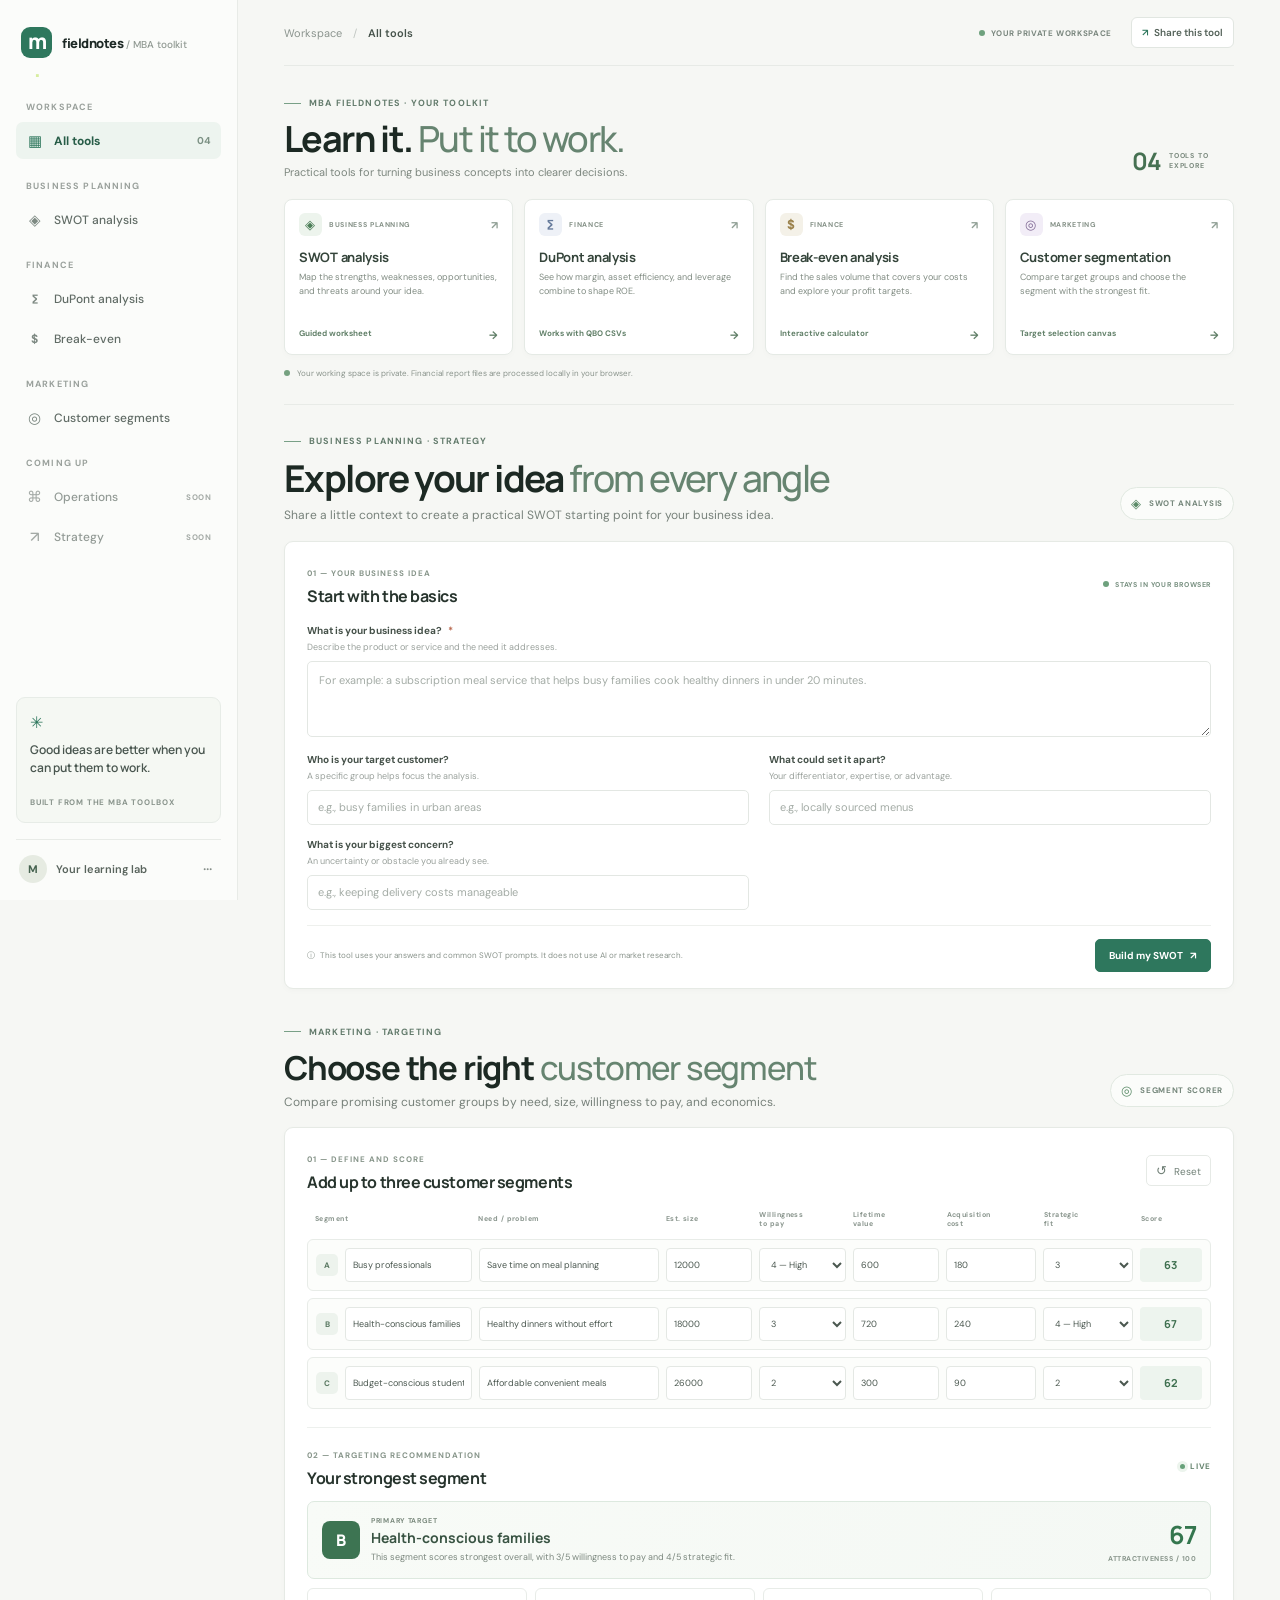
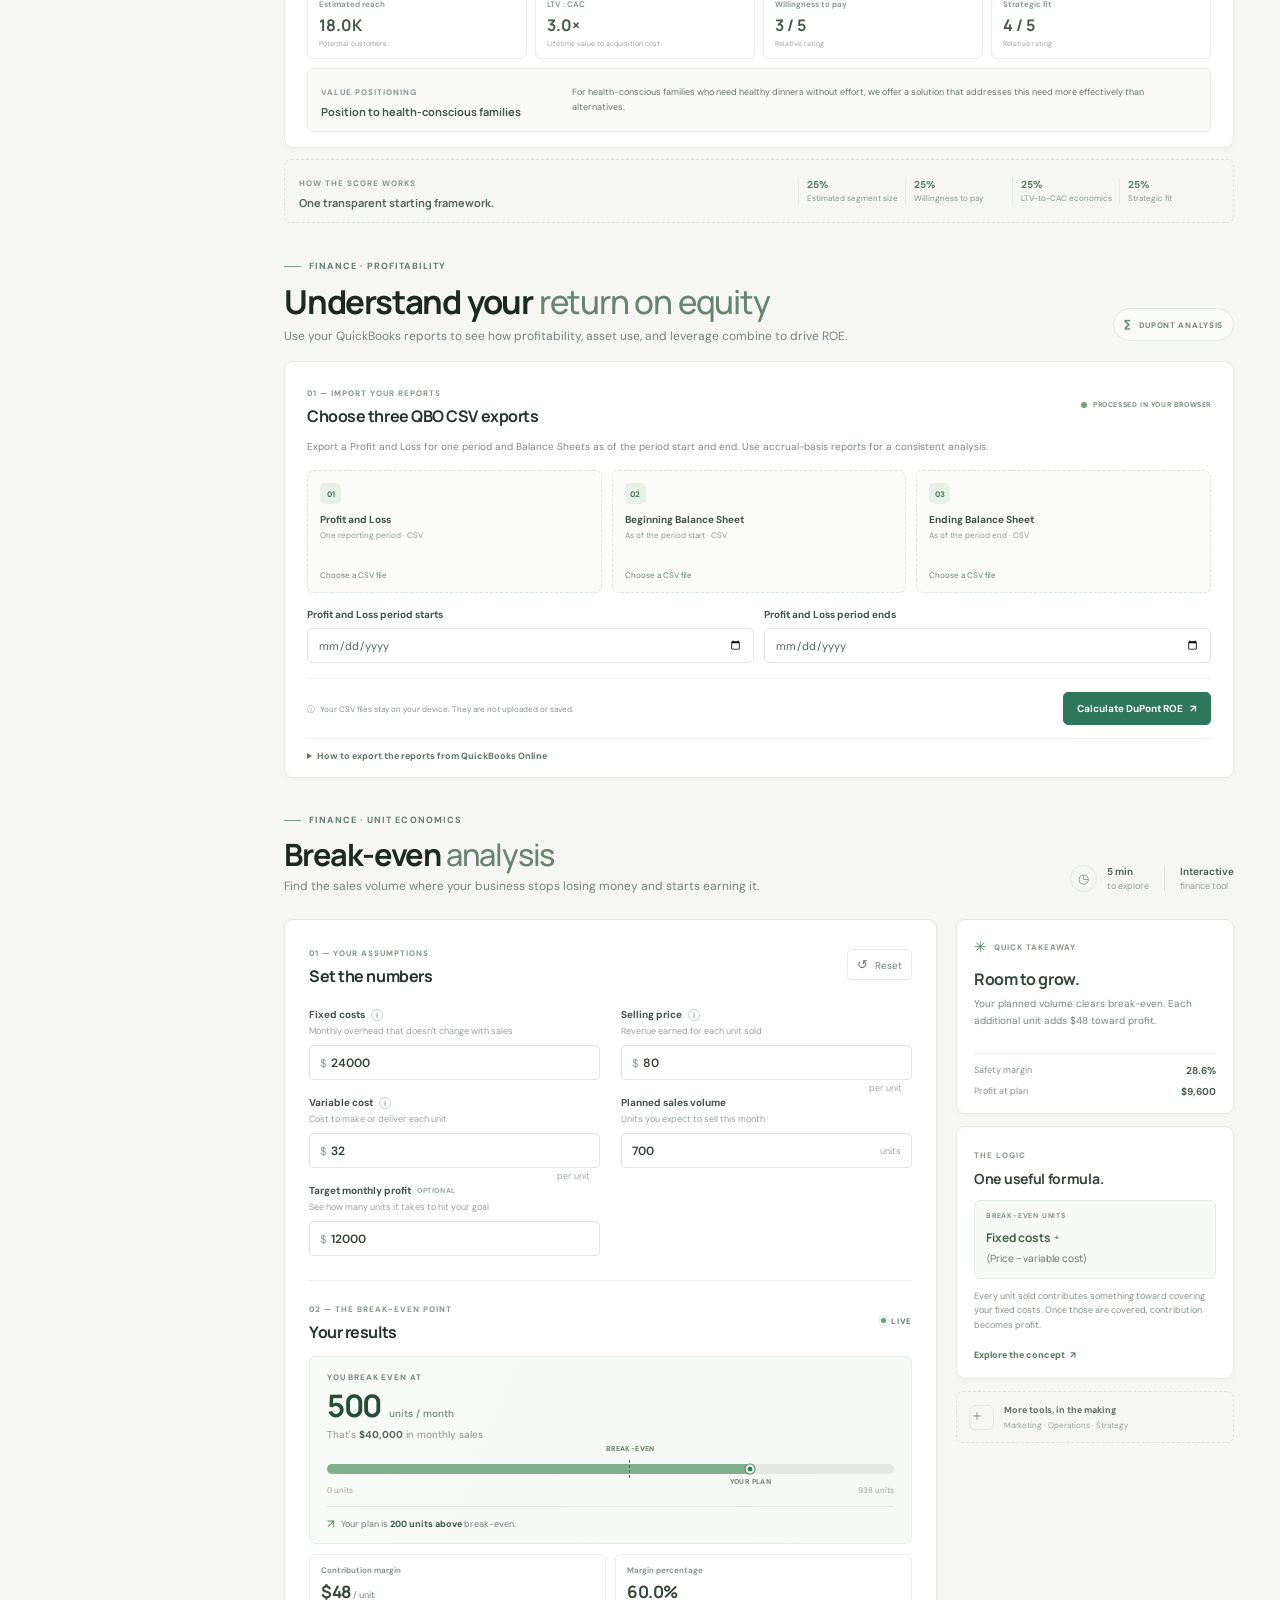
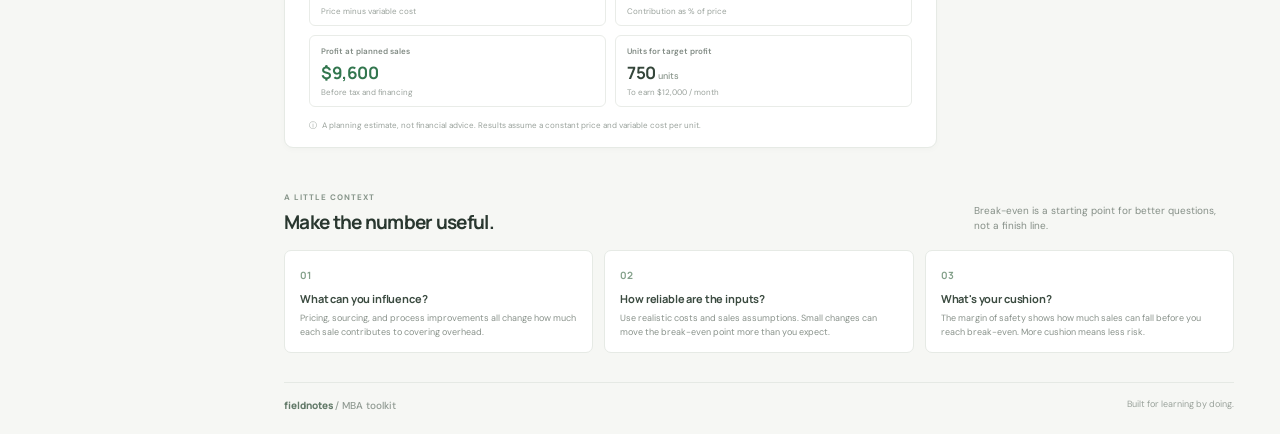
<file: index.html>
<!doctype html>
<html lang="en">
  <head>
    <meta charset="utf-8">
    <meta name="viewport" content="width=device-width, initial-scale=1">
    <meta name="theme-color" content="#f6f7f4">
    <meta name="description" content="A practical toolkit for putting MBA concepts to work.">
    <title>MBA Fieldnotes — Practical tools for better decisions</title>
    <link rel="preconnect" href="https://fonts.googleapis.com">
    <link rel="preconnect" href="https://fonts.gstatic.com" crossorigin>
    <link href="https://fonts.googleapis.com/css2?family=DM+Sans:wght@400;500;600;700&family=Manrope:wght@400;500;600;700;800&display=swap" rel="stylesheet">
    <link rel="stylesheet" href="styles.css">
    <script src="app.js" defer></script>
  </head>
  <body>
    <div class="app-shell">
      <aside class="sidebar" aria-label="Main navigation">
        <a class="brand" href="#" aria-label="MBA Fieldnotes home">
          <span class="brand-mark" aria-hidden="true">m<span>.</span></span>
          <span class="brand-name">fieldnotes<span> / MBA toolkit</span></span>
        </a>

        <nav class="nav-group" aria-label="Tool navigation">
          <p class="nav-heading">WORKSPACE</p>
          <a class="nav-item active" href="#tools-hub" data-nav-target="tools-hub" aria-current="page">
            <span class="nav-icon" aria-hidden="true">▦</span>
            <span>All tools</span>
            <span class="nav-count">04</span>
          </a>
          <p class="nav-heading nav-subheading">BUSINESS PLANNING</p>
          <a class="nav-item" href="#swot" data-nav-target="swot">
            <span class="nav-icon" aria-hidden="true">◈</span>
            <span>SWOT analysis</span>
          </a>
          <p class="nav-heading nav-subheading">FINANCE</p>
          <a class="nav-item" href="#dupont" data-nav-target="dupont">
            <span class="nav-icon finance-icon" aria-hidden="true">∑</span>
            <span>DuPont analysis</span>
          </a>
          <a class="nav-item" href="#tool" data-nav-target="tool">
            <span class="nav-icon finance-icon" aria-hidden="true">$</span>
            <span>Break-even</span>
          </a>
          <p class="nav-heading nav-subheading">MARKETING</p>
          <a class="nav-item" href="#segmentation" data-nav-target="segmentation">
            <span class="nav-icon" aria-hidden="true">◎</span>
            <span>Customer segments</span>
          </a>
          <p class="nav-heading nav-subheading">COMING UP</p>
          <span class="nav-item muted nav-disabled" aria-disabled="true">
            <span class="nav-icon" aria-hidden="true">⌘</span>
            <span>Operations</span>
            <span class="nav-soon">SOON</span>
          </span>
          <span class="nav-item muted nav-disabled" aria-disabled="true">
            <span class="nav-icon" aria-hidden="true">↗</span>
            <span>Strategy</span>
            <span class="nav-soon">SOON</span>
          </span>
        </nav>

        <div class="sidebar-note">
          <span class="note-spark" aria-hidden="true">✳</span>
          <p>Good ideas are better when you can put them to work.</p>
          <span class="note-caption">BUILT FROM THE MBA TOOLBOX</span>
        </div>

        <div class="sidebar-footer">
          <span class="avatar" aria-hidden="true">M</span>
          <span class="footer-label">Your learning lab</span>
          <button class="more-button" type="button" aria-label="More options">···</button>
        </div>
      </aside>

      <main class="main-content">
        <header class="topbar">
          <div class="breadcrumb"><span>Workspace</span><span class="crumb-slash">/</span><strong id="current-location">All tools</strong></div>
          <div class="topbar-actions">
            <span class="local-badge"><span aria-hidden="true"></span> YOUR PRIVATE WORKSPACE</span>
            <button class="share-button" type="button" id="share-button">
              <span aria-hidden="true">↗</span> Share this tool
            </button>
          </div>
        </header>

        <section class="tools-hub" id="tools-hub" aria-labelledby="hub-title">
          <div class="hub-heading">
            <div>
              <div class="eyebrow"><span class="eyebrow-line"></span> MBA FIELDNOTES · YOUR TOOLKIT</div>
              <h1 id="hub-title">Learn it. <span>Put it to work.</span></h1>
              <p>Practical tools for turning business concepts into clearer decisions.</p>
            </div>
            <div class="hub-count"><strong>04</strong><span>TOOLS TO EXPLORE</span></div>
          </div>
          <div class="tool-directory" aria-label="Available tools">
            <a class="directory-card directory-swot" href="#swot" data-directory-link>
              <span class="directory-topline"><span class="directory-icon" aria-hidden="true">◈</span><span>BUSINESS PLANNING</span><span class="directory-arrow" aria-hidden="true">↗</span></span>
              <strong>SWOT analysis</strong>
              <span class="directory-description">Map the strengths, weaknesses, opportunities, and threats around your idea.</span>
              <span class="directory-footer">Guided worksheet <span aria-hidden="true">→</span></span>
            </a>
            <a class="directory-card directory-dupont" href="#dupont" data-directory-link>
              <span class="directory-topline"><span class="directory-icon" aria-hidden="true">∑</span><span>FINANCE</span><span class="directory-arrow" aria-hidden="true">↗</span></span>
              <strong>DuPont analysis</strong>
              <span class="directory-description">See how margin, asset efficiency, and leverage combine to shape ROE.</span>
              <span class="directory-footer">Works with QBO CSVs <span aria-hidden="true">→</span></span>
            </a>
            <a class="directory-card directory-breakeven" href="#tool" data-directory-link>
              <span class="directory-topline"><span class="directory-icon" aria-hidden="true">$</span><span>FINANCE</span><span class="directory-arrow" aria-hidden="true">↗</span></span>
              <strong>Break-even analysis</strong>
              <span class="directory-description">Find the sales volume that covers your costs and explore your profit targets.</span>
              <span class="directory-footer">Interactive calculator <span aria-hidden="true">→</span></span>
            </a>
            <a class="directory-card directory-segments" href="#segmentation" data-directory-link>
              <span class="directory-topline"><span class="directory-icon" aria-hidden="true">◎</span><span>MARKETING</span><span class="directory-arrow" aria-hidden="true">↗</span></span>
              <strong>Customer segmentation</strong>
              <span class="directory-description">Compare target groups and choose the segment with the strongest fit.</span>
              <span class="directory-footer">Target selection canvas <span aria-hidden="true">→</span></span>
            </a>
          </div>
          <div class="hub-note"><span class="hub-note-dot"></span> Your working space is private. Financial report files are processed locally in your browser.</div>
        </section>

        <section class="swot-section" id="swot" aria-labelledby="swot-title">
          <div class="swot-intro">
            <div>
              <div class="eyebrow"><span class="eyebrow-line"></span> BUSINESS PLANNING · STRATEGY</div>
              <h2 id="swot-title" class="swot-title">Explore your idea <span>from every angle</span></h2>
              <p class="intro-copy">Share a little context to create a practical SWOT starting point for your business idea.</p>
            </div>
            <span class="swot-label"><span aria-hidden="true">◈</span> SWOT ANALYSIS</span>
          </div>

          <div class="swot-workspace">
            <form class="swot-form" id="swot-form">
              <div class="card-heading">
                <div>
                  <span class="section-kicker">01 — YOUR BUSINESS IDEA</span>
                  <h2>Start with the basics</h2>
                </div>
                <span class="local-only"><span></span> STAYS IN YOUR BROWSER</span>
              </div>

              <label class="field swot-idea-field" for="business-idea">
                <span class="field-label">What is your business idea? <span class="required-mark" aria-hidden="true">*</span></span>
                <span class="field-hint">Describe the product or service and the need it addresses.</span>
                <textarea id="business-idea" name="business-idea" rows="3" maxlength="500" placeholder="For example: a subscription meal service that helps busy families cook healthy dinners in under 20 minutes." required></textarea>
              </label>

              <div class="swot-input-grid">
                <label class="field" for="target-customer">
                  <span class="field-label">Who is your target customer?</span>
                  <span class="field-hint">A specific group helps focus the analysis.</span>
                  <input class="text-input" id="target-customer" name="target-customer" maxlength="160" placeholder="e.g., busy families in urban areas">
                </label>
                <label class="field" for="idea-advantage">
                  <span class="field-label">What could set it apart?</span>
                  <span class="field-hint">Your differentiator, expertise, or advantage.</span>
                  <input class="text-input" id="idea-advantage" name="idea-advantage" maxlength="200" placeholder="e.g., locally sourced menus">
                </label>
                <label class="field swot-challenge-field" for="idea-challenge">
                  <span class="field-label">What is your biggest concern?</span>
                  <span class="field-hint">An uncertainty or obstacle you already see.</span>
                  <input class="text-input" id="idea-challenge" name="idea-challenge" maxlength="200" placeholder="e.g., keeping delivery costs manageable">
                </label>
              </div>
              <div class="swot-form-footer">
                <p class="swot-privacy-note"><span aria-hidden="true">ⓘ</span> This tool uses your answers and common SWOT prompts. It does not use AI or market research.</p>
                <button class="generate-button" type="submit">Build my SWOT <span aria-hidden="true">↗</span></button>
              </div>
              <div class="validation-message" id="swot-validation" role="alert" hidden></div>
            </form>

            <section class="swot-results" id="swot-results" aria-labelledby="swot-results-title" hidden>
              <div class="swot-results-heading">
                <div>
                  <span class="section-kicker">02 — YOUR STRATEGIC SNAPSHOT</span>
                  <h2 id="swot-results-title" tabindex="-1">A first look at your idea</h2>
                </div>
                <span class="draft-badge">STARTING POINT</span>
              </div>
              <p class="swot-results-intro" id="swot-results-intro"></p>
              <div class="swot-grid" aria-live="polite">
                <article class="swot-card strengths">
                  <div class="swot-card-heading"><span class="swot-letter">S</span><div><h3>Strengths</h3><span>INTERNAL · HELPFUL</span></div></div>
                  <ul id="swot-strengths"></ul>
                </article>
                <article class="swot-card weaknesses">
                  <div class="swot-card-heading"><span class="swot-letter">W</span><div><h3>Weaknesses</h3><span>INTERNAL · CHALLENGING</span></div></div>
                  <ul id="swot-weaknesses"></ul>
                </article>
                <article class="swot-card opportunities">
                  <div class="swot-card-heading"><span class="swot-letter">O</span><div><h3>Opportunities</h3><span>EXTERNAL · HELPFUL</span></div></div>
                  <ul id="swot-opportunities"></ul>
                </article>
                <article class="swot-card threats">
                  <div class="swot-card-heading"><span class="swot-letter">T</span><div><h3>Threats</h3><span>EXTERNAL · CHALLENGING</span></div></div>
                  <ul id="swot-threats"></ul>
                </article>
              </div>
              <p class="swot-caveat"><span aria-hidden="true">ⓘ</span> Treat these as hypotheses to validate with customers and market research—not confirmed facts about your market.</p>
            </section>
          </div>
        </section>

        <section class="segmentation-section" id="segmentation" aria-labelledby="segmentation-title">
          <div class="segmentation-intro">
            <div>
              <div class="eyebrow"><span class="eyebrow-line"></span> MARKETING · TARGETING</div>
              <h2 id="segmentation-title">Choose the right <span>customer segment</span></h2>
              <p class="intro-copy">Compare promising customer groups by need, size, willingness to pay, and economics.</p>
            </div>
            <span class="swot-label"><span aria-hidden="true">◎</span> SEGMENT SCORER</span>
          </div>

          <div class="segmentation-card">
            <div class="segmentation-card-heading">
              <div>
                <span class="section-kicker">01 — DEFINE AND SCORE</span>
                <h3>Add up to three customer segments</h3>
              </div>
              <button class="reset-button" type="button" id="segment-reset"><span aria-hidden="true">↺</span> Reset</button>
            </div>

            <div class="segment-table" id="segment-table">
              <div class="segment-table-head" aria-hidden="true">
                <span>Segment</span>
                <span>Need / problem</span>
                <span>Est. size</span>
                <span>Willingness<br>to pay</span>
                <span>Lifetime<br>value</span>
                <span>Acquisition<br>cost</span>
                <span>Strategic<br>fit</span>
                <span>Score</span>
              </div>
              <div class="segment-row" data-segment="1">
                <div class="segment-name-wrap">
                  <span class="segment-index">A</span>
                  <input class="segment-name" aria-label="Segment A name" value="Busy professionals" maxlength="40">
                </div>
                <input class="segment-need" aria-label="Segment A need or problem" value="Save time on meal planning" maxlength="80">
                <input class="segment-size" aria-label="Segment A estimated size" type="number" min="0" step="100" value="12000" inputmode="numeric">
                <select class="segment-willingness" aria-label="Segment A willingness to pay">
                  <option value="1">1 — Low</option><option value="2">2</option><option value="3">3</option><option value="4" selected>4 — High</option><option value="5">5 — Very high</option>
                </select>
                <input class="segment-ltv" aria-label="Segment A lifetime value" type="number" min="0" step="100" value="600" inputmode="decimal">
                <input class="segment-cac" aria-label="Segment A acquisition cost" type="number" min="0" step="25" value="180" inputmode="decimal">
                <select class="segment-fit" aria-label="Segment A strategic fit">
                  <option value="1">1 — Low</option><option value="2">2</option><option value="3" selected>3</option><option value="4">4 — High</option><option value="5">5 — Very high</option>
                </select>
                <strong class="segment-score" aria-live="polite">—</strong>
              </div>
              <div class="segment-row" data-segment="2">
                <div class="segment-name-wrap">
                  <span class="segment-index">B</span>
                  <input class="segment-name" aria-label="Segment B name" value="Health-conscious families" maxlength="40">
                </div>
                <input class="segment-need" aria-label="Segment B need or problem" value="Healthy dinners without effort" maxlength="80">
                <input class="segment-size" aria-label="Segment B estimated size" type="number" min="0" step="100" value="18000" inputmode="numeric">
                <select class="segment-willingness" aria-label="Segment B willingness to pay">
                  <option value="1">1 — Low</option><option value="2">2</option><option value="3" selected>3</option><option value="4">4 — High</option><option value="5">5 — Very high</option>
                </select>
                <input class="segment-ltv" aria-label="Segment B lifetime value" type="number" min="0" step="100" value="720" inputmode="decimal">
                <input class="segment-cac" aria-label="Segment B acquisition cost" type="number" min="0" step="25" value="240" inputmode="decimal">
                <select class="segment-fit" aria-label="Segment B strategic fit">
                  <option value="1">1 — Low</option><option value="2">2</option><option value="3">3</option><option value="4" selected>4 — High</option><option value="5">5 — Very high</option>
                </select>
                <strong class="segment-score" aria-live="polite">—</strong>
              </div>
              <div class="segment-row" data-segment="3">
                <div class="segment-name-wrap">
                  <span class="segment-index">C</span>
                  <input class="segment-name" aria-label="Segment C name" value="Budget-conscious students" maxlength="40">
                </div>
                <input class="segment-need" aria-label="Segment C need or problem" value="Affordable convenient meals" maxlength="80">
                <input class="segment-size" aria-label="Segment C estimated size" type="number" min="0" step="100" value="26000" inputmode="numeric">
                <select class="segment-willingness" aria-label="Segment C willingness to pay">
                  <option value="1">1 — Low</option><option value="2" selected>2</option><option value="3">3</option><option value="4">4 — High</option><option value="5">5 — Very high</option>
                </select>
                <input class="segment-ltv" aria-label="Segment C lifetime value" type="number" min="0" step="100" value="300" inputmode="decimal">
                <input class="segment-cac" aria-label="Segment C acquisition cost" type="number" min="0" step="25" value="90" inputmode="decimal">
                <select class="segment-fit" aria-label="Segment C strategic fit">
                  <option value="1">1 — Low</option><option value="2" selected>2</option><option value="3">3</option><option value="4">4 — High</option><option value="5">5 — Very high</option>
                </select>
                <strong class="segment-score" aria-live="polite">—</strong>
              </div>
            </div>

            <div class="validation-message" id="segment-validation" role="alert" hidden></div>

            <div class="segment-results">
              <div class="segment-results-heading">
                <div>
                  <span class="section-kicker">02 — TARGETING RECOMMENDATION</span>
                  <h3 id="segment-results-title">Your strongest segment</h3>
                </div>
                <span class="live-badge"><span></span> LIVE</span>
              </div>
              <div class="segment-recommendation">
                <div class="recommendation-main">
                  <span class="recommendation-letter" id="recommendation-letter">A</span>
                  <div>
                    <span class="recommendation-label">PRIMARY TARGET</span>
                    <strong id="recommendation-name">Busy professionals</strong>
                    <p id="recommendation-copy">This segment combines strong willingness to pay with an attractive customer value economics.</p>
                  </div>
                </div>
                <div class="recommendation-score">
                  <strong id="recommendation-score">—</strong>
                  <span>ATTRACTIVENESS / 100</span>
                </div>
              </div>

              <div class="segment-metrics">
                <article><span>Estimated reach</span><strong id="segment-reach">—</strong><small>Potential customers</small></article>
                <article><span>LTV : CAC</span><strong id="segment-unit-economics">—</strong><small>Lifetime value to acquisition cost</small></article>
                <article><span>Willingness to pay</span><strong id="segment-willingness-result">—</strong><small>Relative rating</small></article>
                <article><span>Strategic fit</span><strong id="segment-fit-result">—</strong><small>Relative rating</small></article>
              </div>

              <div class="positioning-box">
                <div>
                  <span class="section-kicker">VALUE POSITIONING</span>
                  <h3 id="positioning-title">A starting positioning statement</h3>
                </div>
                <p id="positioning-copy"></p>
              </div>
            </div>
          </div>

          <div class="segmentation-logic">
            <div>
              <span class="section-kicker">HOW THE SCORE WORKS</span>
              <h3>One transparent starting framework.</h3>
            </div>
            <div class="logic-grid">
              <span><strong>25%</strong> Estimated segment size</span>
              <span><strong>25%</strong> Willingness to pay</span>
              <span><strong>25%</strong> LTV-to-CAC economics</span>
              <span><strong>25%</strong> Strategic fit</span>
            </div>
          </div>
        </section>

        <section class="dupont-section" id="dupont" aria-labelledby="dupont-title">
          <div class="dupont-intro">
            <div>
              <div class="eyebrow"><span class="eyebrow-line"></span> FINANCE · PROFITABILITY</div>
              <h2 id="dupont-title">Understand your <span>return on equity</span></h2>
              <p class="intro-copy">Use your QuickBooks reports to see how profitability, asset use, and leverage combine to drive ROE.</p>
            </div>
            <span class="swot-label"><span aria-hidden="true">∑</span> DUPONT ANALYSIS</span>
          </div>

          <div class="dupont-card">
            <div class="card-heading">
              <div>
                <span class="section-kicker">01 — IMPORT YOUR REPORTS</span>
                <h3>Choose three QBO CSV exports</h3>
              </div>
              <span class="local-only"><span></span> PROCESSED IN YOUR BROWSER</span>
            </div>
            <p class="dupont-help">Export a Profit and Loss for one period and Balance Sheets as of the period start and end. Use accrual-basis reports for a consistent analysis.</p>

            <form id="dupont-form" class="dupont-form">
              <div class="dupont-upload-grid">
                <label class="upload-field" for="profit-loss-file">
                  <span class="upload-step">01</span>
                  <span class="upload-label">Profit and Loss</span>
                  <span class="upload-hint">One reporting period · CSV</span>
                  <input id="profit-loss-file" name="profit-loss-file" type="file" accept=".csv,text/csv" required>
                  <span class="file-name" id="profit-loss-name">Choose a CSV file</span>
                </label>
                <label class="upload-field" for="beginning-balance-file">
                  <span class="upload-step">02</span>
                  <span class="upload-label">Beginning Balance Sheet</span>
                  <span class="upload-hint">As of the period start · CSV</span>
                  <input id="beginning-balance-file" name="beginning-balance-file" type="file" accept=".csv,text/csv" required>
                  <span class="file-name" id="beginning-balance-name">Choose a CSV file</span>
                </label>
                <label class="upload-field" for="ending-balance-file">
                  <span class="upload-step">03</span>
                  <span class="upload-label">Ending Balance Sheet</span>
                  <span class="upload-hint">As of the period end · CSV</span>
                  <input id="ending-balance-file" name="ending-balance-file" type="file" accept=".csv,text/csv" required>
                  <span class="file-name" id="ending-balance-name">Choose a CSV file</span>
                </label>
              </div>
              <div class="dupont-period">
                <label class="field" for="period-start">
                  <span class="field-label">Profit and Loss period starts</span>
                  <input class="text-input" id="period-start" name="period-start" type="date" required>
                </label>
                <label class="field" for="period-end">
                  <span class="field-label">Profit and Loss period ends</span>
                  <input class="text-input" id="period-end" name="period-end" type="date" required>
                </label>
              </div>
              <section class="dupont-review" id="dupont-review" aria-labelledby="dupont-review-title" hidden>
                <div class="dupont-review-heading">
                  <div>
                    <span class="section-kicker">02 — VERIFY THE IMPORT</span>
                    <h3 id="dupont-review-title">Review your report totals</h3>
                  </div>
                  <span class="review-status" id="dupont-review-status" role="status">Reading reports…</span>
                </div>
                <p class="dupont-review-help">Detected values are editable. Check them against your QBO reports before calculating.</p>
                <div class="dupont-review-grid">
                  <label class="review-field" for="dupont-net-income">
                    <span>Net income</span>
                    <input id="dupont-net-income" name="net-income" type="number" step="any" inputmode="decimal" placeholder="Enter net income">
                    <small id="dupont-net-income-source">Waiting for Profit and Loss</small>
                  </label>
                  <label class="review-field" for="dupont-revenue">
                    <span>Total income / revenue</span>
                    <input id="dupont-revenue" name="revenue" type="number" step="any" inputmode="decimal" placeholder="Enter revenue">
                    <small id="dupont-revenue-source">Waiting for Profit and Loss</small>
                  </label>
                  <label class="review-field" for="dupont-beginning-assets">
                    <span>Beginning total assets</span>
                    <input id="dupont-beginning-assets" name="beginning-assets" type="number" step="any" inputmode="decimal" placeholder="Enter beginning assets">
                    <small id="dupont-beginning-assets-source">Waiting for beginning Balance Sheet</small>
                  </label>
                  <label class="review-field" for="dupont-beginning-equity">
                    <span>Beginning total equity</span>
                    <input id="dupont-beginning-equity" name="beginning-equity" type="number" step="any" inputmode="decimal" placeholder="Enter beginning equity">
                    <small id="dupont-beginning-equity-source">Waiting for beginning Balance Sheet</small>
                  </label>
                  <label class="review-field" for="dupont-ending-assets">
                    <span>Ending total assets</span>
                    <input id="dupont-ending-assets" name="ending-assets" type="number" step="any" inputmode="decimal" placeholder="Enter ending assets">
                    <small id="dupont-ending-assets-source">Waiting for ending Balance Sheet</small>
                  </label>
                  <label class="review-field" for="dupont-ending-equity">
                    <span>Ending total equity</span>
                    <input id="dupont-ending-equity" name="ending-equity" type="number" step="any" inputmode="decimal" placeholder="Enter ending equity">
                    <small id="dupont-ending-equity-source">Waiting for ending Balance Sheet</small>
                  </label>
                </div>
              </section>
              <div class="dupont-form-footer">
                <p class="dupont-privacy"><span aria-hidden="true">ⓘ</span> Your CSV files stay on your device. They are not uploaded or saved.</p>
                <button class="generate-button" type="submit">Calculate DuPont ROE <span aria-hidden="true">↗</span></button>
              </div>
              <div class="validation-message" id="dupont-validation" role="alert" hidden></div>
            </form>

            <details class="dupont-guide">
              <summary>How to export the reports from QuickBooks Online</summary>
              <ol>
                <li>Set the same reporting basis (accrual recommended) and currency for all reports.</li>
                <li>Export a Profit and Loss for the analysis period, then export a Balance Sheet as of its start date.</li>
                <li>Export another Balance Sheet as of its end date. Save each report as a CSV.</li>
              </ol>
              <p>The calculator looks for standard Net Income, Total Income/Revenue, Total Assets, and Total Equity rows. It selects the last numeric amount on a matched row; review or correct every detected total before calculating.</p>
            </details>
          </div>

          <section class="dupont-results" id="dupont-results" aria-labelledby="dupont-results-title" hidden>
            <div class="dupont-results-heading">
              <div>
              <span class="section-kicker">03 — THE DUPONT BREAKDOWN</span>
                <h3 id="dupont-results-title" tabindex="-1">Your return on equity</h3>
              </div>
              <span class="draft-badge" id="dupont-period-label"></span>
            </div>
            <div class="dupont-metrics" aria-live="polite">
              <article class="dupont-metric roe-metric"><span>RETURN ON EQUITY</span><strong id="dupont-roe">—</strong><small>Net income ÷ average equity</small></article>
              <article class="dupont-metric"><span>NET PROFIT MARGIN</span><strong id="dupont-margin">—</strong><small>Net income ÷ revenue</small></article>
              <article class="dupont-metric"><span>ASSET TURNOVER</span><strong id="dupont-turnover">—</strong><small>Revenue ÷ average assets</small></article>
              <article class="dupont-metric"><span>EQUITY MULTIPLIER</span><strong id="dupont-multiplier">—</strong><small>Average assets ÷ average equity</small></article>
            </div>
            <div class="dupont-equation" aria-label="Return on equity equals net profit margin multiplied by asset turnover multiplied by equity multiplier">
              <span>NET PROFIT MARGIN</span><strong id="equation-margin">—</strong><i>×</i>
              <span>ASSET TURNOVER</span><strong id="equation-turnover">—</strong><i>×</i>
              <span>EQUITY MULTIPLIER</span><strong id="equation-multiplier">—</strong><i>=</i>
              <strong class="equation-roe" id="equation-roe">—</strong>
            </div>
            <div class="dupont-input-summary">
              <span>NET INCOME <strong id="summary-net-income">—</strong></span>
              <span>REVENUE <strong id="summary-revenue">—</strong></span>
              <span>AVERAGE ASSETS <strong id="summary-assets">—</strong></span>
              <span>AVERAGE EQUITY <strong id="summary-equity">—</strong></span>
            </div>
            <p class="dupont-caveat"><span aria-hidden="true">ⓘ</span> Three-step DuPont analysis is a financial snapshot, not investment, tax, or accounting advice. Review the mapped totals and consult a qualified professional for important decisions.</p>
          </section>
        </section>

        <section class="page-intro" aria-labelledby="page-title">
          <div>
            <div class="eyebrow"><span class="eyebrow-line"></span> FINANCE · UNIT ECONOMICS</div>
            <h2 id="page-title" class="finance-title">Break-even <span>analysis</span></h2>
            <p class="intro-copy">Find the sales volume where your business stops losing money and starts earning it.</p>
          </div>
          <div class="tool-meta">
            <span class="meta-icon" aria-hidden="true">◷</span>
            <span><strong>5 min</strong><small>to explore</small></span>
            <span class="meta-divider"></span>
            <span><strong>Interactive</strong><small>finance tool</small></span>
          </div>
        </section>

        <section class="workspace-grid" id="tool" aria-label="Break-even analysis tool">
          <div class="calculator-card">
            <div class="card-heading">
              <div>
                <span class="section-kicker">01 — YOUR ASSUMPTIONS</span>
                <h2>Set the numbers</h2>
              </div>
              <button class="reset-button" type="button" id="reset-button"><span aria-hidden="true">↺</span> Reset</button>
            </div>

            <div class="input-grid">
              <label class="field" for="fixed-costs">
                <span class="field-label">Fixed costs <span class="info-dot" title="Costs that stay the same regardless of how much you sell, such as rent or salaries.">i</span></span>
                <span class="field-hint">Monthly overhead that doesn't change with sales</span>
                <span class="input-wrap"><span class="input-prefix" aria-hidden="true">$</span><input id="fixed-costs" name="fixed-costs" type="number" min="0" step="100" value="24000" inputmode="decimal"></span>
              </label>

              <label class="field" for="selling-price">
                <span class="field-label">Selling price <span class="info-dot" title="The amount of revenue you earn for each unit sold.">i</span></span>
                <span class="field-hint">Revenue earned for each unit sold</span>
                <span class="input-wrap"><span class="input-prefix" aria-hidden="true">$</span><input id="selling-price" name="selling-price" type="number" min="0" step="1" value="80" inputmode="decimal"></span>
                <span class="input-suffix">per unit</span>
              </label>

              <label class="field" for="variable-cost">
                <span class="field-label">Variable cost <span class="info-dot" title="A cost that increases with each unit you make or sell, such as materials or shipping.">i</span></span>
                <span class="field-hint">Cost to make or deliver each unit</span>
                <span class="input-wrap"><span class="input-prefix" aria-hidden="true">$</span><input id="variable-cost" name="variable-cost" type="number" min="0" step="1" value="32" inputmode="decimal"></span>
                <span class="input-suffix">per unit</span>
              </label>

              <label class="field" for="planned-sales">
                <span class="field-label">Planned sales volume</span>
                <span class="field-hint">Units you expect to sell this month</span>
                <span class="input-wrap"><input id="planned-sales" name="planned-sales" type="number" min="0" step="100" value="700" inputmode="numeric"><span class="input-suffix inside">units</span></span>
              </label>

              <label class="field target-field" for="target-profit">
                <span class="field-label">Target monthly profit <span class="optional-tag">OPTIONAL</span></span>
                <span class="field-hint">See how many units it takes to hit your goal</span>
                <span class="input-wrap"><span class="input-prefix" aria-hidden="true">$</span><input id="target-profit" name="target-profit" type="number" min="0" step="100" value="12000" inputmode="decimal"></span>
              </label>
            </div>

            <div class="validation-message" id="validation-message" role="alert" hidden></div>

            <div class="results-heading">
              <div>
                <span class="section-kicker">02 — THE BREAK-EVEN POINT</span>
                <h2>Your results</h2>
              </div>
              <span class="live-badge"><span></span> LIVE</span>
            </div>

            <div class="break-even-result">
              <div class="result-label">YOU BREAK EVEN AT</div>
              <div class="result-value"><span id="break-even-units">500</span><span class="result-unit">units / month</span></div>
              <div class="result-subtitle">That's <strong id="break-even-revenue">$40,000</strong> in monthly sales</div>
              <div class="volume-track" role="img" id="volume-track" aria-label="Planned sales are above the break-even point">
                <div class="track-fill" id="track-fill"></div>
                <div class="track-marker" id="track-marker"><span>BREAK-EVEN</span></div>
                <div class="track-current" id="track-current"><span class="current-dot"></span><span>YOUR PLAN</span></div>
              </div>
              <div class="track-labels"><span>0 units</span><span id="track-max">1,000 units</span></div>
              <div class="status-line" id="status-line"><span class="status-icon" aria-hidden="true">↗</span><span>Your plan is <strong>200 units above</strong> break-even.</span></div>
            </div>

            <div class="metric-grid" aria-live="polite">
              <div class="metric-card">
                <span class="metric-label">Contribution margin</span>
                <strong id="contribution-margin">$48 <small>/ unit</small></strong>
                <span class="metric-foot">Price minus variable cost</span>
              </div>
              <div class="metric-card">
                <span class="metric-label">Margin percentage</span>
                <strong id="margin-percent">60.0%</strong>
                <span class="metric-foot">Contribution as % of price</span>
              </div>
              <div class="metric-card">
                <span class="metric-label">Profit at planned sales</span>
                <strong id="planned-profit" class="positive">$9,600</strong>
                <span class="metric-foot">Before tax and financing</span>
              </div>
              <div class="metric-card target-metric">
                <span class="metric-label">Units for target profit</span>
                <strong id="target-units">750 <small>units</small></strong>
                <span class="metric-foot">To earn $12,000 / month</span>
              </div>
            </div>

            <p class="disclaimer"><span aria-hidden="true">ⓘ</span> A planning estimate, not financial advice. Results assume a constant price and variable cost per unit.</p>
          </div>

          <aside class="insight-column">
            <article class="insight-card takeaway-card">
              <div class="insight-topline"><span class="insight-icon" aria-hidden="true">✳</span><span class="section-kicker">QUICK TAKEAWAY</span></div>
              <h3 id="takeaway-title">Room to grow.</h3>
              <p id="takeaway-copy">Your planned volume clears break-even. Each additional unit adds $48 toward profit.</p>
              <div class="takeaway-divider"></div>
              <div class="takeaway-stat"><span>Safety margin</span><strong id="safety-margin">28.6%</strong></div>
              <div class="takeaway-stat"><span>Profit at plan</span><strong id="takeaway-profit">$9,600</strong></div>
            </article>

            <article class="insight-card formula-card">
              <span class="section-kicker">THE LOGIC</span>
              <h3>One useful formula.</h3>
              <div class="formula-box">
                <span class="formula-label">BREAK-EVEN UNITS</span>
                <span class="formula-equation">Fixed costs <i>÷</i><br><span>(Price − variable cost)</span></span>
              </div>
              <p>Every unit sold contributes something toward covering your fixed costs. Once those are covered, contribution becomes profit.</p>
              <a class="learn-link" href="#concepts">Explore the concept <span aria-hidden="true">↗</span></a>
            </article>

            <div class="next-tool" id="coming-soon">
              <span class="next-icon" aria-hidden="true">＋</span>
              <div><strong>More tools, in the making</strong><span>Marketing · Operations · Strategy</span></div>
            </div>
          </aside>
        </section>

        <section class="concept-section" id="concepts">
          <div class="concept-heading">
            <div><span class="section-kicker">A LITTLE CONTEXT</span><h2>Make the number useful.</h2></div>
            <p>Break-even is a starting point for better questions, not a finish line.</p>
          </div>
          <div class="concept-grid">
            <article class="concept-card"><span class="concept-number">01</span><h3>What can you influence?</h3><p>Pricing, sourcing, and process improvements all change how much each sale contributes to covering overhead.</p></article>
            <article class="concept-card"><span class="concept-number">02</span><h3>How reliable are the inputs?</h3><p>Use realistic costs and sales assumptions. Small changes can move the break-even point more than you expect.</p></article>
            <article class="concept-card"><span class="concept-number">03</span><h3>What's your cushion?</h3><p>The margin of safety shows how much sales can fall before you reach break-even. More cushion means less risk.</p></article>
          </div>
        </section>

        <footer class="page-footer"><a class="footer-brand" href="#">fieldnotes <span>/ MBA toolkit</span></a><span>Built for learning by doing.</span></footer>
      </main>
    </div>
  </body>
</html>
</file>
<file: styles.css>
:root {
  color-scheme: light;
  --ink: #1d2925;
  --muted: #78817c;
  --line: #e8ebe7;
  --paper: #ffffff;
  --canvas: #f6f7f4;
  --green: #2e775d;
  --green-dark: #225b47;
  --green-soft: #e8f2ed;
  --lime: #d7ed9f;
  --amber: #cf8f35;
  font-family: "DM Sans", sans-serif;
  font-synthesis: none;
  text-rendering: optimizeLegibility;
}

* { box-sizing: border-box; }

body {
  margin: 0;
  min-width: 320px;
  background: var(--canvas);
  color: var(--ink);
  font-size: 14px;
  -webkit-font-smoothing: antialiased;
}

button, input { font: inherit; }
button { color: inherit; }
a { color: inherit; text-decoration: none; }

.app-shell { min-height: 100vh; }

.sidebar {
  position: fixed;
  inset: 0 auto 0 0;
  z-index: 3;
  display: flex;
  width: 238px;
  flex-direction: column;
  border-right: 1px solid #e8ebe7;
  background: #fbfcfa;
  padding: 27px 16px 16px;
}

.brand { display: flex; align-items: center; gap: 10px; padding: 0 5px; }
.brand-mark {
  display: grid;
  width: 31px;
  height: 31px;
  place-items: center;
  border-radius: 9px;
  background: var(--green);
  color: white;
  font-family: "Manrope", sans-serif;
  font-size: 21px;
  font-weight: 800;
  letter-spacing: -2px;
}
.brand-mark span { color: var(--lime); }
.brand-name { font-family: "Manrope", sans-serif; font-size: 13px; font-weight: 800; letter-spacing: -.5px; }
.brand-name > span { color: #909992; font-family: "DM Sans", sans-serif; font-size: 10px; font-weight: 500; letter-spacing: 0; }

.nav-group { margin-top: 43px; }
.nav-heading, .section-kicker, .eyebrow, .note-caption, .result-label, .formula-label {
  font-size: 9px;
  font-weight: 700;
  letter-spacing: 1.15px;
}
.nav-heading { margin: 0 0 9px 10px; color: #9aa19c; }
.nav-subheading { margin-top: 21px; }
.nav-item {
  display: flex;
  min-height: 37px;
  align-items: center;
  gap: 11px;
  border-radius: 7px;
  color: #606b65;
  padding: 0 10px;
  font-size: 12px;
  font-weight: 500;
}
.nav-item + .nav-item { margin-top: 3px; }
.nav-item.active { background: #edf4ef; color: #285d48; font-weight: 700; }
.nav-item.muted { color: #929a95; }
.nav-disabled { cursor: default; }
.nav-disabled .nav-icon { color: #a4aaa6; }
.nav-icon { display: inline-flex; width: 17px; align-items: center; justify-content: center; color: #7d8982; font-size: 15px; }
.finance-icon { font-size: 12px; font-weight: 700; }
.nav-item.active .nav-icon { color: var(--green); }
.nav-count { margin-left: auto; color: #7c9184; font-size: 10px; }
.nav-soon { margin-left: auto; color: #a4aaa6; font-size: 8px; font-weight: 700; letter-spacing: .5px; }

.sidebar-note {
  margin-top: auto;
  border: 1px solid #e7ece7;
  border-radius: 9px;
  background: #f5f8f3;
  padding: 14px 13px 13px;
}
.note-spark { color: var(--green); font-size: 16px; }
.sidebar-note p { margin: 8px 0 13px; color: #49564f; font-family: "Manrope", sans-serif; font-size: 12px; font-weight: 600; line-height: 1.55; }
.note-caption { color: #89948c; font-size: 8px; letter-spacing: .8px; }
.sidebar-footer { display: flex; align-items: center; gap: 9px; margin-top: 16px; border-top: 1px solid var(--line); padding: 15px 3px 1px; }
.avatar { display: grid; width: 28px; height: 28px; place-items: center; border-radius: 50%; background: #e6ebe2; color: #45624f; font-size: 11px; font-weight: 700; }
.footer-label { color: #59645d; font-size: 11px; font-weight: 600; }
.more-button { margin-left: auto; border: 0; background: transparent; color: #858e88; font-size: 17px; cursor: pointer; }

.main-content { max-width: 1600px; margin-left: 238px; padding: 0 46px; }
.topbar { display: flex; height: 66px; align-items: center; justify-content: space-between; border-bottom: 1px solid #e7eae6; }
.breadcrumb { display: flex; align-items: center; gap: 11px; color: #8b948e; font-size: 11px; }
.breadcrumb strong { color: #46534b; font-weight: 600; }
.crumb-slash { color: #c0c6c1; }
.topbar-actions { display: flex; align-items: center; gap: 19px; }
.local-badge { display: inline-flex; align-items: center; gap: 6px; color: #79867d; font-size: 8px; font-weight: 700; letter-spacing: .65px; }
.local-badge > span { width: 6px; height: 6px; border-radius: 50%; background: #6ea17d; }
.share-button { border: 1px solid #e1e6e1; border-radius: 6px; background: white; padding: 8px 10px; color: #526057; font-size: 10px; font-weight: 600; cursor: pointer; }
.share-button span { margin-right: 4px; color: var(--green); }
.share-button:hover, .reset-button:hover { border-color: #b7c9bc; background: #f8fbf8; }

.tools-hub { padding: 31px 0 26px; border-bottom: 1px solid #e8ebe7; }
.hub-heading { display: flex; align-items: flex-end; justify-content: space-between; gap: 20px; }
.hub-heading h1 { margin: 10px 0 6px; font-size: clamp(29px, 3vw, 36px); }
.hub-heading h1 span { color: #668470; font-weight: 500; }
.hub-heading > div:first-child > p { margin: 0; color: #7d877f; font-size: 11px; }
.hub-count { display: flex; align-items: center; gap: 8px; margin-bottom: 2px; color: #7b8a7e; }
.hub-count strong { color: #467152; font-family: "Manrope", sans-serif; font-size: 24px; font-weight: 700; letter-spacing: -1px; }
.hub-count span { max-width: 65px; font-size: 7px; font-weight: 700; letter-spacing: .8px; line-height: 1.45; }
.tool-directory { display: grid; grid-template-columns: repeat(4, minmax(0, 1fr)); gap: 11px; margin-top: 20px; }
.directory-card { position: relative; display: flex; min-width: 0; min-height: 156px; flex-direction: column; border: 1px solid #e5eae5; border-radius: 8px; background: #fff; padding: 13px 14px 12px; box-shadow: 0 2px 6px rgba(34, 49, 39, .02); transition: transform .15s, border-color .15s, box-shadow .15s; }
.directory-card:hover { transform: translateY(-2px); border-color: #c8d8ca; box-shadow: 0 5px 14px rgba(34, 49, 39, .07); }
.directory-card:focus-visible, .nav-item:focus-visible { outline: 2px solid #6f9a78; outline-offset: 2px; }
.directory-topline { display: flex; align-items: center; gap: 7px; color: #859187; font-size: 7px; font-weight: 700; letter-spacing: .65px; }
.directory-icon { display: grid; width: 23px; height: 23px; flex: 0 0 auto; place-items: center; border-radius: 6px; background: #edf4ed; color: #4b7d57; font-size: 13px; }
.directory-dupont .directory-icon { background: #eef1f7; color: #64799a; }
.directory-breakeven .directory-icon { background: #f4f1e8; color: #9a814b; }
.directory-segments .directory-icon { background: #f2edf7; color: #806995; }
.directory-arrow { margin-left: auto; color: #91a096; font-size: 11px; }
.directory-card > strong { display: block; margin-top: 12px; color: #34443a; font-family: "Manrope", sans-serif; font-size: 13px; letter-spacing: -.3px; }
.directory-description { display: block; margin-top: 5px; color: #818c83; font-size: 9px; line-height: 1.55; }
.directory-footer { display: flex; justify-content: space-between; gap: 8px; margin-top: auto; padding-top: 10px; color: #628069; font-size: 8px; font-weight: 700; }
.directory-footer span { font-size: 11px; }
.hub-note { display: flex; align-items: center; gap: 7px; margin-top: 13px; color: #89938b; font-size: 8px; }
.hub-note-dot { width: 6px; height: 6px; flex: 0 0 auto; border-radius: 50%; background: #75a180; }

.swot-section { padding-top: 30px; }
.swot-intro { display: flex; align-items: flex-end; justify-content: space-between; gap: 20px; padding-bottom: 18px; }
.swot-intro .swot-title { margin: 11px 0 7px; color: #1c2923; font-family: "Manrope", sans-serif; font-size: clamp(29px, 3vw, 37px); font-weight: 700; letter-spacing: -1.6px; line-height: 1.12; }
.swot-title span { color: #668470; font-weight: 500; }
.swot-label { display: inline-flex; align-items: center; gap: 7px; margin-bottom: 3px; border: 1px solid #e1e9e1; border-radius: 20px; background: #fbfcfa; padding: 7px 10px; color: #74867a; font-size: 8px; font-weight: 700; letter-spacing: .7px; white-space: nowrap; }
.swot-label span { color: #5b8b68; font-size: 13px; }
.swot-workspace { display: grid; gap: 13px; }
.swot-form { border: 1px solid #e6eae5; border-radius: 9px; background: var(--paper); padding: 20px 22px 16px; box-shadow: 0 2px 6px rgba(34, 49, 39, .025); }
.local-only { display: inline-flex; align-items: center; gap: 6px; color: #789080; font-size: 7px; font-weight: 700; letter-spacing: .6px; white-space: nowrap; }
.local-only > span { width: 6px; height: 6px; border-radius: 50%; background: #6ea17d; }
.swot-idea-field { margin-top: 17px; }
.swot-idea-field textarea, .text-input { display: block; width: 100%; margin-top: 8px; border: 1px solid #e3e7e3; border-radius: 5px; outline: 0; background: #fff; color: #344239; font: inherit; font-size: 11px; transition: border-color .15s, box-shadow .15s; }
.swot-idea-field textarea { min-height: 76px; resize: vertical; padding: 10px 11px; line-height: 1.55; }
.swot-idea-field textarea::placeholder, .text-input::placeholder { color: #a4aca6; }
.swot-idea-field textarea:focus, .text-input:focus { border-color: #8eae98; box-shadow: 0 0 0 2px rgba(65, 123, 86, .1); }
.swot-input-grid { display: grid; grid-template-columns: repeat(2, minmax(0, 1fr)); gap: 13px 20px; margin-top: 16px; }
.text-input { height: 35px; padding: 0 10px; }
.swot-challenge-field { grid-column: 1 / -1; max-width: calc(50% - 10px); }
.required-mark { color: #b8664c; }
.swot-form-footer { display: flex; align-items: center; justify-content: space-between; gap: 14px; margin-top: 15px; border-top: 1px solid #eef0ed; padding-top: 13px; }
.swot-privacy-note { margin: 0; color: #89938b; font-size: 8px; line-height: 1.5; }
.swot-privacy-note span { margin-right: 3px; }
.generate-button { flex: 0 0 auto; border: 1px solid var(--green); border-radius: 5px; background: var(--green); padding: 9px 13px; color: #fff; font-size: 10px; font-weight: 700; cursor: pointer; transition: background .15s, border-color .15s; }
.generate-button:hover { border-color: var(--green-dark); background: var(--green-dark); }
.generate-button span { margin-left: 5px; }
.swot-results { border: 1px solid #e6eae5; border-radius: 9px; background: var(--paper); padding: 19px 22px 15px; box-shadow: 0 2px 6px rgba(34, 49, 39, .025); }
.swot-results[hidden] { display: none; }
.swot-results-heading { display: flex; align-items: center; justify-content: space-between; gap: 12px; }
.swot-results-heading h2 { margin: 5px 0 0; color: #27342d; font-size: 16px; letter-spacing: -.45px; }
.swot-results-heading h2:focus { outline: 2px solid #8eae98; outline-offset: 4px; }
.draft-badge { border: 1px solid #e8eee8; border-radius: 4px; background: #f6f9f5; padding: 5px 7px; color: #7d8d80; font-size: 7px; font-weight: 700; letter-spacing: .6px; white-space: nowrap; }
.swot-results-intro { overflow-wrap: anywhere; margin: 12px 0 14px; border-left: 2px solid #8cac93; padding-left: 10px; color: #69776d; font-size: 10px; line-height: 1.6; }
.swot-grid { display: grid; grid-template-columns: repeat(2, minmax(0, 1fr)); gap: 10px; }
.swot-card { min-width: 0; border: 1px solid #e8ece8; border-radius: 7px; background: #fff; padding: 13px 14px 12px; }
.swot-card.strengths { background: #f6faf6; }
.swot-card.weaknesses { background: #fcf8f6; }
.swot-card.opportunities { background: #f6f9fb; }
.swot-card.threats { background: #fbf8f7; }
.swot-card-heading { display: flex; align-items: center; gap: 9px; }
.swot-letter { display: grid; width: 27px; height: 27px; flex: 0 0 auto; place-items: center; border-radius: 6px; background: #e6f0e7; color: #477653; font-family: "Manrope", sans-serif; font-size: 13px; font-weight: 800; }
.weaknesses .swot-letter { background: #f4e9e4; color: #9b624c; }
.opportunities .swot-letter { background: #e8eff4; color: #547a91; }
.threats .swot-letter { background: #f2e9e6; color: #986253; }
.swot-card-heading h3 { margin: 0; color: #35433a; font-size: 12px; }
.swot-card-heading div > span { display: block; margin-top: 3px; color: #8a958c; font-size: 7px; font-weight: 700; letter-spacing: .55px; }
.swot-card ul { display: grid; gap: 8px; margin: 12px 0 0; padding-left: 15px; color: #6e7b72; font-size: 9px; line-height: 1.6; }
.swot-card li::marker { color: #84a18a; }
.weaknesses li::marker, .threats li::marker { color: #b08474; }
.opportunities li::marker { color: #7998a8; }
.swot-caveat { margin: 12px 0 0; color: #929b94; font-size: 8px; line-height: 1.5; }
.swot-caveat span { margin-right: 3px; }

.segmentation-section { padding-top: 37px; }
.segmentation-intro { display: flex; align-items: flex-end; justify-content: space-between; gap: 20px; padding-bottom: 17px; }
.segmentation-intro h2 { margin: 11px 0 7px; color: #1c2923; font-size: clamp(25px, 2.7vw, 33px); font-weight: 700; letter-spacing: -1.2px; line-height: 1.15; }
.segmentation-intro h2 span { color: #668470; font-weight: 500; }
.segmentation-card { border: 1px solid #e6eae5; border-radius: 9px; background: var(--paper); padding: 20px 22px 15px; box-shadow: 0 2px 6px rgba(34, 49, 39, .025); }
.segmentation-card-heading { display: flex; align-items: center; justify-content: space-between; gap: 12px; }
.segmentation-card-heading h3 { margin: 5px 0 0; color: #27342d; font-size: 16px; letter-spacing: -.45px; }
.segment-table { display: grid; gap: 7px; margin-top: 17px; }
.segment-table-head, .segment-row { display: grid; grid-template-columns: minmax(130px, 1.3fr) minmax(150px, 1.5fr) repeat(3, minmax(78px, .72fr)) repeat(2, minmax(82px, .75fr)) 62px; gap: 7px; align-items: center; }
.segment-table-head { padding: 0 8px 3px; color: #89958d; font-size: 7px; font-weight: 700; letter-spacing: .45px; line-height: 1.35; }
.segment-row { border: 1px solid #e8ece8; border-radius: 6px; background: #fcfdfb; padding: 8px; }
.segment-name-wrap { display: flex; min-width: 0; align-items: center; gap: 7px; }
.segment-index { display: grid; width: 22px; height: 22px; flex: 0 0 auto; place-items: center; border-radius: 5px; background: #edf3ed; color: #5c7a64; font-size: 8px; font-weight: 800; }
.segment-row input, .segment-row select { width: 100%; min-width: 0; height: 34px; border: 1px solid #e4e8e4; border-radius: 4px; outline: 0; background: #fff; color: #4b5850; padding: 0 7px; font: inherit; font-size: 9px; }
.segment-row input:focus, .segment-row select:focus { border-color: #91ad98; box-shadow: 0 0 0 2px rgba(65, 123, 86, .08); }
.segment-row select { padding-right: 3px; }
.segment-score { display: grid; height: 34px; place-items: center; border-radius: 4px; background: #edf4ee; color: #3f7050; font-family: "Manrope", sans-serif; font-size: 11px; }
.segment-results { margin-top: 18px; border-top: 1px solid #edf0ed; padding-top: 16px; }
.segment-results-heading { display: flex; align-items: center; justify-content: space-between; gap: 12px; }
.segment-results-heading h3 { margin: 5px 0 0; color: #27342d; font-size: 16px; letter-spacing: -.45px; }
.segment-recommendation { display: flex; align-items: center; justify-content: space-between; gap: 16px; margin-top: 12px; border: 1px solid #dde9df; border-radius: 7px; background: linear-gradient(112deg, #f8fbf7 0%, #f4f8f4 100%); padding: 14px; }
.recommendation-main { display: flex; min-width: 0; align-items: center; gap: 11px; }
.recommendation-letter { display: grid; width: 38px; height: 38px; flex: 0 0 auto; place-items: center; border-radius: 8px; background: #3d7452; color: #fff; font-family: "Manrope", sans-serif; font-size: 16px; font-weight: 800; }
.recommendation-label { display: block; color: #7b8a7e; font-size: 7px; font-weight: 700; letter-spacing: .7px; }
.recommendation-main strong { display: block; margin-top: 3px; color: #385342; font-family: "Manrope", sans-serif; font-size: 14px; }
.recommendation-main p { margin: 4px 0 0; color: #7c887f; font-size: 9px; line-height: 1.5; }
.recommendation-score { flex: 0 0 auto; text-align: right; }
.recommendation-score strong { display: block; color: #34764e; font-family: "Manrope", sans-serif; font-size: 25px; letter-spacing: -1px; }
.recommendation-score span { display: block; margin-top: 2px; color: #87948a; font-size: 7px; font-weight: 700; letter-spacing: .5px; }
.segment-metrics { display: grid; grid-template-columns: repeat(4, minmax(0, 1fr)); gap: 8px; margin-top: 9px; }
.segment-metrics article { min-width: 0; border: 1px solid #e8ece8; border-radius: 6px; padding: 10px 11px; }
.segment-metrics article > span { display: block; color: #87938a; font-size: 8px; font-weight: 600; }
.segment-metrics article strong { display: block; margin-top: 5px; color: #46574c; font-family: "Manrope", sans-serif; font-size: 16px; }
.segment-metrics article small { display: block; margin-top: 3px; color: #9aa39c; font-size: 7px; }
.positioning-box { display: grid; grid-template-columns: minmax(150px, .55fr) minmax(250px, 1.45fr); align-items: center; gap: 14px; margin-top: 9px; border: 1px solid #e7ece7; border-radius: 6px; background: #fafbf9; padding: 12px 13px; }
.positioning-box h3 { margin: 5px 0 0; color: #46564d; font-size: 11px; }
.positioning-box p { margin: 0; color: #65736a; font-size: 9px; line-height: 1.65; }
.segmentation-logic { display: flex; align-items: center; justify-content: space-between; gap: 18px; margin-top: 11px; border: 1px dashed #dde5de; border-radius: 7px; padding: 12px 14px; }
.segmentation-logic h3 { margin: 5px 0 0; color: #56655c; font-size: 11px; }
.logic-grid { display: grid; grid-template-columns: repeat(4, minmax(80px, 1fr)); gap: 7px; }
.logic-grid span { border-left: 1px solid #e3e9e3; padding-left: 8px; color: #87938a; font-size: 8px; line-height: 1.45; }
.logic-grid strong { display: block; color: #587863; font-size: 10px; }

.dupont-section { padding-top: 37px; }
.dupont-intro { display: flex; align-items: flex-end; justify-content: space-between; gap: 20px; padding-bottom: 17px; }
.dupont-intro h2 { margin: 11px 0 7px; color: #1c2923; font-size: clamp(25px, 2.7vw, 33px); font-weight: 700; letter-spacing: -1.2px; line-height: 1.15; }
.dupont-intro h2 span { color: #668470; font-weight: 500; }
.dupont-card, .dupont-results { border: 1px solid #e6eae5; border-radius: 9px; background: var(--paper); padding: 20px 22px 15px; box-shadow: 0 2px 6px rgba(34, 49, 39, .025); }
.dupont-card h3, .dupont-results-heading h3 { margin: 5px 0 0; color: #27342d; font-size: 16px; letter-spacing: -.45px; }
.dupont-help { margin: 12px 0 15px; color: #7d887f; font-size: 10px; line-height: 1.6; }
.dupont-upload-grid { display: grid; grid-template-columns: repeat(3, minmax(0, 1fr)); gap: 10px; }
.upload-field { position: relative; display: flex; min-width: 0; min-height: 123px; flex-direction: column; align-items: flex-start; border: 1px dashed #dbe4db; border-radius: 7px; background: #fbfcfa; padding: 12px; cursor: pointer; transition: border-color .15s, background .15s; }
.upload-field:hover, .upload-field:focus-within { border-color: #92ae98; background: #f7faf6; }
.upload-step { display: grid; width: 21px; height: 21px; place-items: center; border-radius: 5px; background: #e8f1e8; color: #52775b; font-size: 8px; font-weight: 700; }
.upload-label { overflow: hidden; max-width: 100%; margin-top: 9px; color: #425047; font-size: 10px; font-weight: 700; text-overflow: ellipsis; white-space: nowrap; }
.upload-hint { margin-top: 4px; color: #8d978f; font-size: 8px; }
.upload-field input { position: absolute; width: 1px; height: 1px; overflow: hidden; clip: rect(0, 0, 0, 0); white-space: nowrap; clip-path: inset(50%); }
.file-name { overflow: hidden; max-width: 100%; margin-top: auto; padding-top: 9px; color: #69836f; font-size: 8px; text-overflow: ellipsis; white-space: nowrap; }
.dupont-period { display: grid; grid-template-columns: repeat(2, minmax(0, 1fr)); gap: 10px; margin-top: 15px; }
.dupont-period .text-input { margin-top: 7px; color: #59665d; }
.dupont-review { margin-top: 17px; border: 1px solid #e3ebe3; border-radius: 7px; background: #f9fbf8; padding: 14px; }
.dupont-review[hidden] { display: none; }
.dupont-review-heading { display: flex; align-items: center; justify-content: space-between; gap: 10px; }
.dupont-review-heading h3 { margin: 5px 0 0; color: #34443a; font-size: 13px; letter-spacing: -.3px; }
.review-status { color: #758779; font-size: 8px; font-weight: 600; text-align: right; }
.review-status.error { color: #a34a3d; }
.dupont-review-help { margin: 8px 0 11px; color: #879189; font-size: 9px; line-height: 1.5; }
.dupont-review-grid { display: grid; grid-template-columns: repeat(3, minmax(0, 1fr)); gap: 9px; }
.review-field { display: block; min-width: 0; border: 1px solid #e7ece7; border-radius: 5px; background: #fff; padding: 9px; }
.review-field > span { display: block; color: #536157; font-size: 8px; font-weight: 700; }
.review-field input { width: 100%; height: 32px; margin-top: 6px; border: 1px solid #e3e7e3; border-radius: 4px; outline: 0; background: #fff; color: #344239; padding: 0 8px; font: inherit; font-size: 11px; font-weight: 600; }
.review-field input:focus { border-color: #8eae98; box-shadow: 0 0 0 2px rgba(65, 123, 86, .1); }
.review-field input::placeholder { color: #a4aca6; font-size: 9px; font-weight: 400; }
.review-field small { display: block; overflow: hidden; min-height: 23px; margin-top: 5px; color: #929b94; font-size: 7px; line-height: 1.5; text-overflow: ellipsis; }
.dupont-form-footer { display: flex; align-items: center; justify-content: space-between; gap: 14px; margin-top: 15px; border-top: 1px solid #eef0ed; padding-top: 13px; }
.dupont-privacy { margin: 0; color: #89938b; font-size: 8px; line-height: 1.5; }
.dupont-privacy span { margin-right: 3px; }
.dupont-guide { margin-top: 13px; border-top: 1px solid #eef0ed; padding-top: 11px; color: #78847b; font-size: 9px; }
.dupont-guide summary { color: #5f7865; font-size: 9px; font-weight: 700; cursor: pointer; }
.dupont-guide ol { display: grid; gap: 5px; margin: 9px 0; padding-left: 18px; line-height: 1.55; }
.dupont-guide > p { margin: 8px 0 0; color: #969f98; font-size: 8px; line-height: 1.55; }
.dupont-results { margin-top: 13px; }
.dupont-results[hidden] { display: none; }
.dupont-results-heading { display: flex; align-items: center; justify-content: space-between; gap: 12px; }
.dupont-results-heading h3:focus { outline: 2px solid #8eae98; outline-offset: 4px; }
.dupont-metrics { display: grid; grid-template-columns: repeat(4, minmax(0, 1fr)); gap: 9px; margin-top: 15px; }
.dupont-metric { min-width: 0; border: 1px solid #e8ece8; border-radius: 6px; background: #fcfdfb; padding: 11px 12px 10px; }
.dupont-metric > span { display: block; color: #829087; font-size: 7px; font-weight: 700; letter-spacing: .7px; }
.dupont-metric > strong { display: block; overflow-wrap: anywhere; margin-top: 7px; color: #3b5743; font-family: "Manrope", sans-serif; font-size: 20px; font-weight: 700; letter-spacing: -.7px; }
.dupont-metric > small { display: block; margin-top: 4px; color: #929b94; font-size: 8px; line-height: 1.4; }
.roe-metric { border-color: #dceade; background: #f4f9f4; }
.roe-metric > strong { color: #2e7750; font-size: 24px; }
.dupont-equation { display: flex; align-items: center; justify-content: space-between; gap: 8px; margin-top: 12px; border: 1px solid #e8ede8; border-radius: 6px; background: #f8faf7; padding: 12px; }
.dupont-equation > span { color: #89948b; font-size: 7px; font-weight: 700; letter-spacing: .5px; }
.dupont-equation > strong { color: #4c6852; font-family: "Manrope", sans-serif; font-size: 12px; white-space: nowrap; }
.dupont-equation > i { color: #9baa9d; font-size: 12px; font-style: normal; }
.dupont-equation > .equation-roe { color: #2e7750; font-size: 15px; }
.dupont-input-summary { display: flex; flex-wrap: wrap; gap: 8px 17px; margin-top: 13px; }
.dupont-input-summary > span { color: #8a948c; font-size: 7px; font-weight: 700; letter-spacing: .5px; }
.dupont-input-summary strong { margin-left: 4px; color: #56665a; font-size: 9px; letter-spacing: 0; }
.dupont-caveat { margin: 12px 0 0; color: #929b94; font-size: 8px; line-height: 1.55; }
.dupont-caveat span { margin-right: 3px; }

.page-intro { display: flex; align-items: flex-end; justify-content: space-between; gap: 20px; padding: 36px 0 25px; }
.eyebrow { display: flex; align-items: center; gap: 8px; color: #637b6c; font-size: 9px; }
.eyebrow-line { display: block; width: 17px; height: 1px; background: #79a087; }
h1, h2, h3, p { margin-top: 0; }
h1, h2, h3 { font-family: "Manrope", sans-serif; }
h1 { margin: 11px 0 7px; color: #1c2923; font-size: clamp(29px, 3vw, 37px); font-weight: 700; letter-spacing: -1.6px; line-height: 1.12; }
h1 span { color: #668470; font-weight: 500; }
.finance-title { margin: 11px 0 7px; color: #1c2923; font-size: clamp(25px, 2.4vw, 32px); font-weight: 700; letter-spacing: -1.2px; line-height: 1.12; }
.finance-title span { color: #668470; font-weight: 500; }
.intro-copy { margin: 0; color: #77817a; font-size: 12px; }
.tool-meta { display: flex; align-items: center; gap: 10px; padding-bottom: 2px; color: #69756e; }
.meta-icon { display: grid; width: 27px; height: 27px; place-items: center; border: 1px solid #e3e8e3; border-radius: 50%; color: #779181; font-size: 13px; }
.tool-meta strong, .tool-meta small { display: block; white-space: nowrap; }
.tool-meta strong { color: #4a584f; font-size: 10px; font-weight: 600; }
.tool-meta small { margin-top: 2px; color: #929a95; font-size: 9px; }
.meta-divider { height: 24px; margin: 0 5px; border-left: 1px solid #e1e5e1; }

.workspace-grid { display: grid; grid-template-columns: minmax(0, 1fr) 278px; align-items: start; gap: 19px; }
.calculator-card, .insight-card { border: 1px solid #e6eae5; border-radius: 9px; background: var(--paper); box-shadow: 0 2px 6px rgba(34, 49, 39, .025); }
.calculator-card { padding: 22px 24px 16px; }
.card-heading, .results-heading { display: flex; align-items: center; justify-content: space-between; }
.section-kicker { color: #87958a; font-size: 8px; letter-spacing: 1px; }
.card-heading h2, .results-heading h2 { margin: 5px 0 0; color: #27342d; font-size: 16px; font-weight: 700; letter-spacing: -.45px; }
.reset-button { border: 1px solid #e6eae6; border-radius: 5px; background: white; padding: 6px 9px; color: #718077; font-size: 10px; cursor: pointer; }
.reset-button span { margin-right: 4px; font-size: 13px; }

.input-grid { display: grid; grid-template-columns: 1fr 1fr; column-gap: 21px; row-gap: 16px; margin-top: 21px; }
.field { position: relative; display: block; min-width: 0; }
.field-label { display: flex; align-items: center; gap: 6px; color: #455149; font-size: 10px; font-weight: 700; }
.info-dot { display: inline-grid; width: 12px; height: 12px; place-items: center; border: 1px solid #c9d1ca; border-radius: 50%; color: #89938b; font-size: 8px; font-style: normal; font-weight: 600; cursor: help; }
.field-hint { display: block; margin-top: 4px; color: #9aa19c; font-size: 9px; }
.input-wrap { position: relative; display: flex; height: 35px; align-items: center; margin-top: 8px; border: 1px solid #e3e7e3; border-radius: 5px; background: #fff; transition: border-color .15s, box-shadow .15s; }
.input-wrap:focus-within { border-color: #8eae98; box-shadow: 0 0 0 2px rgba(65, 123, 86, .1); }
.input-wrap input { width: 100%; min-width: 0; height: 100%; border: 0; outline: 0; background: transparent; color: #344239; padding: 0 10px; font-size: 12px; font-weight: 600; appearance: textfield; }
.input-wrap input::-webkit-inner-spin-button, .input-wrap input::-webkit-outer-spin-button { margin: 0; appearance: none; }
.input-prefix { padding-left: 10px; color: #8b968d; font-size: 11px; }
.input-wrap:has(.input-prefix) input { padding-left: 5px; }
.input-suffix { position: absolute; top: 74px; right: 10px; color: #a0a8a2; font-size: 9px; pointer-events: none; }
.input-wrap .input-suffix.inside { position: static; padding: 0 10px 0 0; }
.optional-tag { color: #99a39b; font-size: 7px; letter-spacing: .6px; }
.target-field { grid-column: 1 / -1; max-width: calc(50% - 11px); }
.target-field .input-wrap { max-width: 100%; }
.validation-message { margin-top: 13px; border: 1px solid #f0d7d0; border-radius: 5px; background: #fff8f5; padding: 9px 10px; color: #9b4e3e; font-size: 10px; }
.validation-message[hidden] { display: none; }

.results-heading { margin-top: 24px; border-top: 1px solid #eef0ed; padding-top: 17px; }
.live-badge { display: inline-flex; align-items: center; gap: 5px; color: #64836d; font-size: 8px; font-weight: 700; letter-spacing: .75px; }
.live-badge span { width: 5px; height: 5px; border-radius: 50%; background: #67a17a; box-shadow: 0 0 0 3px #ecf4ed; }
.break-even-result { position: relative; overflow: hidden; margin-top: 13px; border: 1px solid #e5eee7; border-radius: 7px; background: linear-gradient(112deg, #f8fbf7 0%, #f5f8f4 100%); padding: 15px 17px 11px; }
.result-label { color: #75867a; font-size: 8px; letter-spacing: .85px; }
.result-value { display: flex; align-items: baseline; gap: 8px; margin-top: 5px; color: #254e38; font-family: "Manrope", sans-serif; font-size: 31px; font-weight: 700; letter-spacing: -1.3px; line-height: 1.2; }
.result-unit { color: #738178; font-family: "DM Sans", sans-serif; font-size: 10px; font-weight: 500; letter-spacing: 0; }
.result-subtitle { margin-top: 3px; color: #879189; font-size: 10px; }
.result-subtitle strong { color: #526559; font-weight: 700; }
.volume-track { position: relative; height: 10px; margin-top: 23px; border-radius: 10px; background: #e4e9e3; }
.track-fill { width: 0; height: 100%; border-radius: inherit; background: #83b08c; transition: width .2s ease; }
.track-marker { position: absolute; top: -4px; bottom: -4px; left: 50%; border-left: 1px dashed #427950; transition: left .2s ease; }
.track-marker span, .track-current > span:last-child { position: absolute; top: -16px; left: 0; transform: translateX(-50%); color: #647d69; font-size: 7px; font-weight: 700; letter-spacing: .4px; white-space: nowrap; }
.track-current { position: absolute; top: 50%; left: 70%; transition: left .2s ease; }
.current-dot { display: block; width: 9px; height: 9px; transform: translate(-50%, -50%); border: 2px solid white; border-radius: 50%; background: #3c825b; box-shadow: 0 0 0 1px #3c825b; }
.track-current > span:last-child { top: 8px; color: #718078; }
.track-labels { display: flex; justify-content: space-between; margin-top: 11px; color: #9aa39c; font-size: 8px; }
.status-line { display: flex; align-items: center; gap: 6px; margin-top: 11px; border-top: 1px solid #e7ece6; padding-top: 9px; color: #718078; font-size: 9px; }
.status-icon { color: #47805a; font-size: 12px; }
.status-line strong { color: #3c5946; font-weight: 700; }

.metric-grid { display: grid; grid-template-columns: repeat(2, minmax(0, 1fr)); gap: 9px; margin-top: 10px; }
.metric-card { min-width: 0; border: 1px solid #e9ece8; border-radius: 6px; padding: 10px 11px 9px; }
.metric-label { display: block; color: #818b84; font-size: 8px; font-weight: 600; }
.metric-card > strong { display: block; margin-top: 5px; color: #34463a; font-family: "Manrope", sans-serif; font-size: 17px; font-weight: 700; letter-spacing: -.5px; }
.metric-card > strong small { color: #89958b; font-family: "DM Sans", sans-serif; font-size: 9px; font-weight: 500; letter-spacing: 0; }
.metric-card .positive { color: #32764e; }
.metric-card .negative { color: #a34a3d; }
.metric-foot { display: block; overflow: hidden; margin-top: 3px; color: #9aa29c; font-size: 8px; text-overflow: ellipsis; white-space: nowrap; }
.disclaimer { margin: 12px 0 0; color: #9aa29c; font-size: 8px; line-height: 1.5; }
.disclaimer span { margin-right: 3px; }

.insight-column { display: grid; gap: 12px; }
.insight-card { padding: 17px 17px 15px; }
.insight-topline { display: flex; align-items: center; gap: 7px; }
.insight-icon { color: #5b8c67; font-size: 15px; }
.takeaway-card h3 { margin: 11px 0 6px; color: #32473a; font-size: 16px; letter-spacing: -.45px; }
.takeaway-card > p { min-height: 44px; margin: 0; color: #7a867e; font-size: 10px; line-height: 1.65; }
.takeaway-divider { margin: 13px 0 10px; border-top: 1px solid #edf0ec; }
.takeaway-stat { display: flex; justify-content: space-between; color: #879188; font-size: 9px; }
.takeaway-stat + .takeaway-stat { margin-top: 8px; }
.takeaway-stat strong { color: #48604f; font-size: 10px; font-weight: 700; }
.formula-card { padding-bottom: 16px; }
.formula-card h3 { margin: 7px 0 12px; color: #35433a; font-size: 14px; letter-spacing: -.3px; }
.formula-box { border: 1px solid #e7ede7; border-radius: 6px; background: #f8faf7; padding: 10px 11px; }
.formula-label { display: block; color: #829087; font-size: 7px; letter-spacing: .8px; }
.formula-equation { display: block; margin-top: 8px; color: #47634f; font-family: "Manrope", sans-serif; font-size: 12px; font-weight: 700; line-height: 1.65; }
.formula-equation i { color: #8aa18d; font-style: normal; }
.formula-equation span { color: #718178; font-size: 10px; font-weight: 500; }
.formula-card > p { margin: 10px 0 12px; color: #879189; font-size: 9px; line-height: 1.6; }
.learn-link { color: #4e7858; font-size: 9px; font-weight: 700; }
.learn-link span { margin-left: 3px; }
.next-tool { display: flex; align-items: center; gap: 10px; border: 1px dashed #dfe5df; border-radius: 7px; padding: 12px; }
.next-icon { display: grid; width: 25px; height: 25px; place-items: center; border: 1px solid #e2e8e2; border-radius: 6px; color: #78917f; font-size: 14px; }
.next-tool strong, .next-tool span { display: block; }
.next-tool strong { color: #647168; font-size: 9px; font-weight: 700; }
.next-tool div > span { margin-top: 4px; color: #9aa39b; font-size: 8px; }

.concept-section { padding: 38px 0 29px; }
.concept-heading { display: flex; align-items: flex-end; justify-content: space-between; gap: 20px; }
.concept-heading h2 { margin: 5px 0 0; color: #29372f; font-size: 19px; letter-spacing: -.7px; }
.concept-heading > p { max-width: 260px; margin: 0 0 2px; color: #858f87; font-size: 10px; line-height: 1.5; }
.concept-grid { display: grid; grid-template-columns: repeat(3, 1fr); gap: 11px; margin-top: 15px; }
.concept-card { border: 1px solid #e6eae5; border-radius: 7px; background: white; padding: 14px 15px 13px; }
.concept-number { color: #83a08a; font-family: "Manrope", sans-serif; font-size: 10px; font-weight: 700; }
.concept-card h3 { margin: 8px 0 5px; color: #3b4b40; font-size: 11px; letter-spacing: -.15px; }
.concept-card p { margin: 0; color: #89928b; font-size: 9px; line-height: 1.6; }
.page-footer { display: flex; justify-content: space-between; border-top: 1px solid #e5e9e4; padding: 15px 0 22px; color: #9aa29b; font-size: 9px; }
.footer-brand { color: #647b6a; font-family: "Manrope", sans-serif; font-size: 10px; font-weight: 800; }
.footer-brand span { color: #909a92; font-family: "DM Sans", sans-serif; font-weight: 500; }

@media (min-width: 1500px) {
  .main-content { padding-right: 66px; padding-left: 66px; }
  .workspace-grid { grid-template-columns: minmax(0, 1fr) 300px; gap: 23px; }
  .calculator-card { padding: 25px 28px 18px; }
}

@media (max-width: 1100px) {
  .sidebar { width: 205px; }
  .main-content { margin-left: 205px; padding: 0 27px; }
  .tool-directory { grid-template-columns: repeat(2, minmax(0, 1fr)); }
  .workspace-grid { grid-template-columns: minmax(0, 1fr) 245px; gap: 12px; }
  .calculator-card { padding: 19px 17px 14px; }
  .insight-card { padding-right: 14px; padding-left: 14px; }
  .local-badge { display: none; }
}

@media (max-width: 820px) {
  .sidebar { position: sticky; inset: 0 0 auto; width: auto; height: 59px; flex-direction: row; align-items: center; border-right: 0; border-bottom: 1px solid var(--line); padding: 0 18px; }
  .brand { margin-right: auto; }
  .nav-group { display: flex; max-width: 61vw; flex: 0 1 61vw; align-items: center; gap: 4px; overflow-x: auto; margin: 0; scrollbar-width: none; }
  .nav-group::-webkit-scrollbar { display: none; }
  .nav-heading, .nav-count, .nav-disabled, .sidebar-note, .sidebar-footer { display: none; }
  .nav-item, .nav-item:not(.active) { min-height: 33px; flex: 0 0 auto; padding: 0 8px; font-size: 9px; }
  .nav-item .nav-icon { width: 14px; font-size: 12px; }
  .main-content { margin-left: 0; padding: 0 22px; }
  .topbar { height: 51px; }
  .page-intro { padding-top: 28px; }
  .workspace-grid { grid-template-columns: minmax(0, 1fr) 235px; }
}

@media (max-width: 680px) {
  .main-content { padding: 0 15px; }
  .topbar-actions { gap: 0; }
  .share-button { font-size: 9px; }
  .tools-hub { padding-top: 24px; }
  .hub-heading h1 { font-size: 29px; }
  .hub-count { align-self: flex-start; }
  .tool-directory { grid-template-columns: 1fr; gap: 8px; margin-top: 14px; }
  .directory-card { min-height: 138px; }
  .segmentation-intro { align-items: flex-start; flex-direction: column; gap: 11px; }
  .segmentation-card { padding-right: 15px; padding-left: 15px; }
  .segment-table { overflow-x: auto; padding-bottom: 4px; }
  .segment-table-head, .segment-row { min-width: 790px; grid-template-columns: 145px 160px repeat(3, 82px) repeat(2, 90px) 62px; }
  .segment-metrics { grid-template-columns: repeat(2, minmax(0, 1fr)); }
  .positioning-box { grid-template-columns: 1fr; }
  .segmentation-logic { align-items: flex-start; flex-direction: column; }
  .logic-grid { width: 100%; grid-template-columns: repeat(2, minmax(0, 1fr)); }
  .swot-intro { align-items: flex-start; flex-direction: column; gap: 11px; }
  .swot-form, .swot-results { padding-right: 15px; padding-left: 15px; }
  .swot-form-footer { align-items: stretch; flex-direction: column-reverse; gap: 9px; }
  .generate-button { width: 100%; }
  .dupont-intro { align-items: flex-start; flex-direction: column; gap: 11px; }
  .dupont-card, .dupont-results { padding-right: 15px; padding-left: 15px; }
  .dupont-upload-grid { grid-template-columns: 1fr; }
  .upload-field { min-height: 105px; }
  .dupont-review-grid { grid-template-columns: repeat(2, minmax(0, 1fr)); }
  .dupont-form-footer { align-items: stretch; flex-direction: column-reverse; gap: 9px; }
  .dupont-metrics { grid-template-columns: repeat(2, minmax(0, 1fr)); }
  .page-intro { align-items: flex-start; flex-direction: column; gap: 14px; padding: 24px 0 18px; }
  .tool-meta { gap: 8px; }
  .workspace-grid { grid-template-columns: 1fr; }
  .calculator-card { padding: 18px 15px 14px; }
  .insight-column { grid-template-columns: 1fr 1fr; align-items: start; }
  .takeaway-card { grid-row: span 2; }
  .next-tool { grid-column: 2; }
  .concept-section { padding-top: 29px; }
  .concept-grid { grid-template-columns: 1fr; }
  .concept-card { padding: 12px 14px; }
}

@media (max-width: 430px) {
  .sidebar { height: 54px; padding: 0 12px; }
  .brand-name > span { display: none; }
  .main-content { padding: 0 12px; }
  .breadcrumb { gap: 7px; font-size: 10px; }
  .swot-input-grid, .swot-grid { grid-template-columns: 1fr; }
  .swot-challenge-field { grid-column: auto; max-width: none; }
  .swot-results-heading { align-items: flex-start; flex-direction: column; }
  .dupont-period { grid-template-columns: 1fr; }
  .dupont-review-grid { grid-template-columns: 1fr; }
  .dupont-metrics { grid-template-columns: 1fr 1fr; }
  .dupont-equation { flex-wrap: wrap; justify-content: center; }
  .input-grid { column-gap: 12px; row-gap: 14px; }
  .field-hint { min-height: 23px; line-height: 1.35; }
  .target-field { max-width: calc(50% - 6px); }
  .metric-grid { gap: 7px; }
  .metric-card { padding: 9px 8px; }
  .metric-card > strong { font-size: 15px; }
  .insight-column { grid-template-columns: 1fr; }
  .takeaway-card { grid-row: auto; }
  .next-tool { grid-column: 1; }
  .concept-heading { align-items: flex-start; flex-direction: column; gap: 7px; }
}

@media (prefers-reduced-motion: reduce) {
  *, *::before, *::after { scroll-behavior: auto !important; transition-duration: .01ms !important; }
}
</file>
